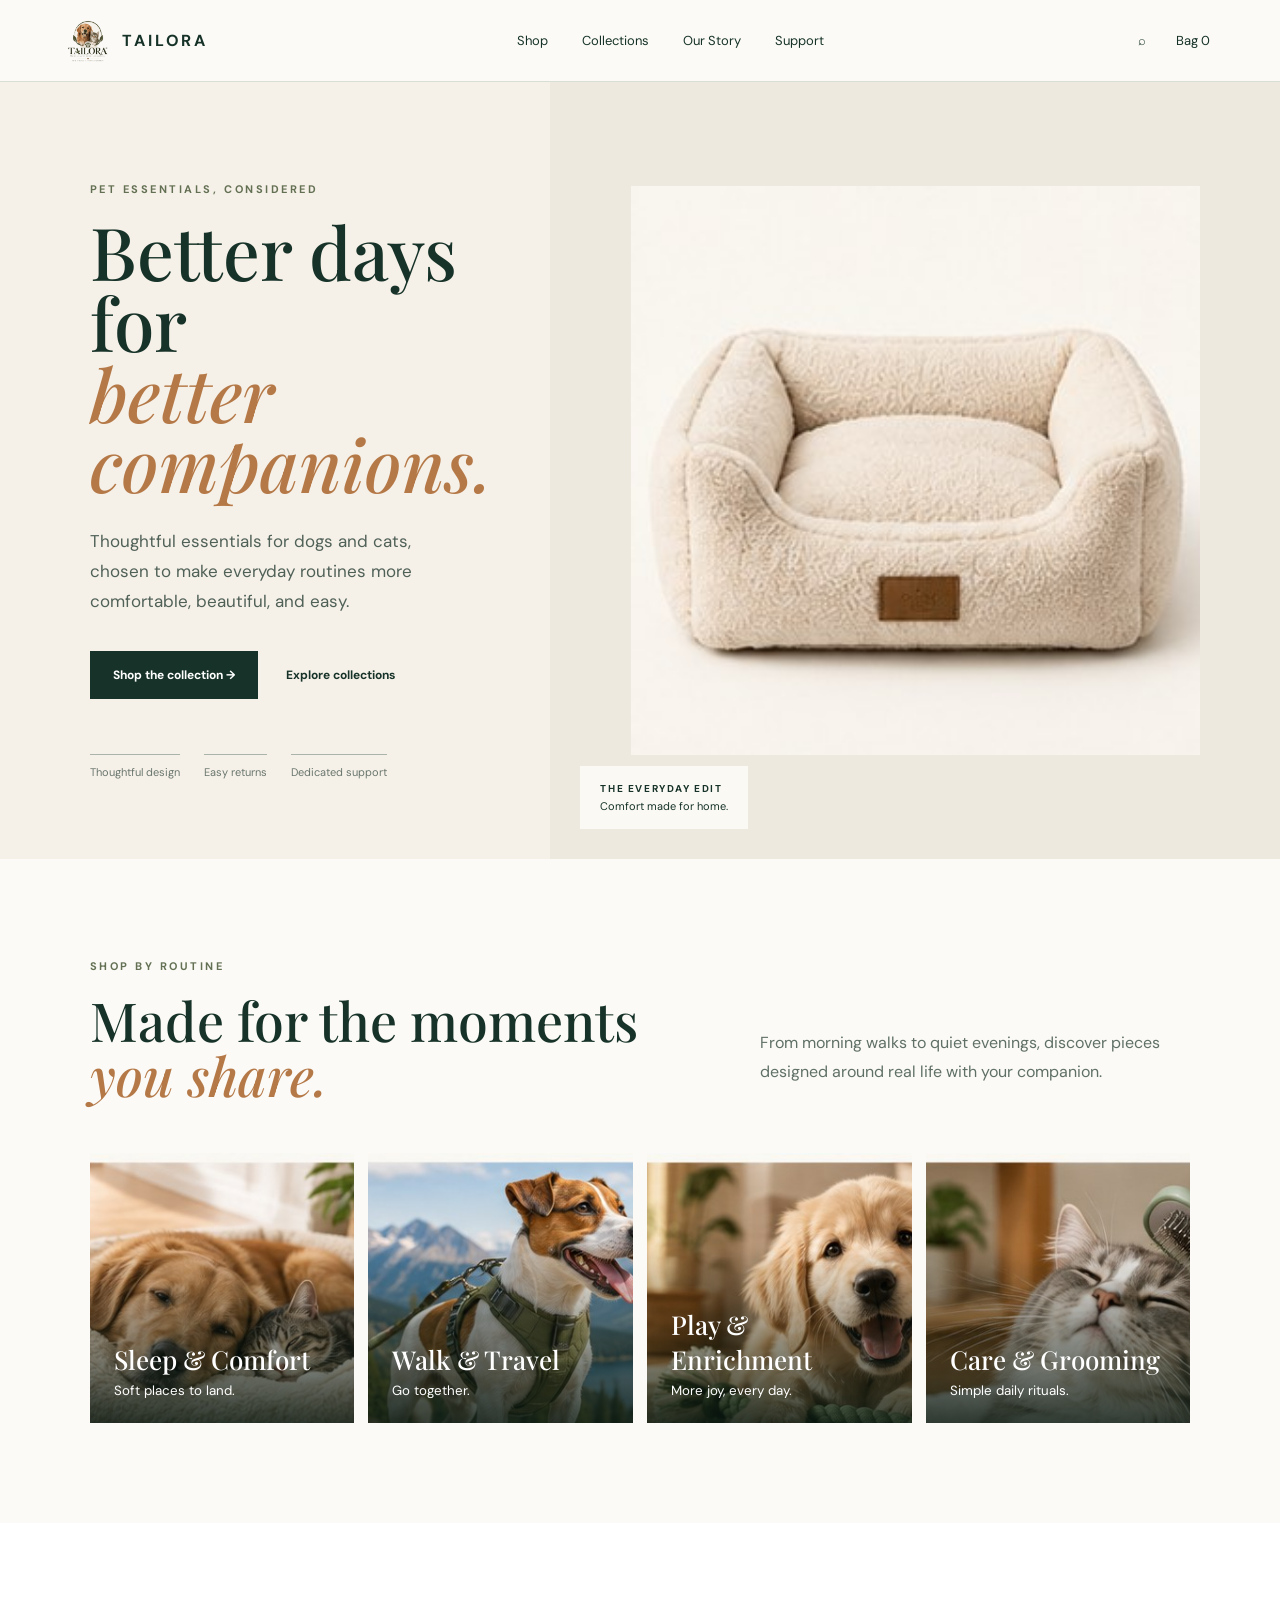
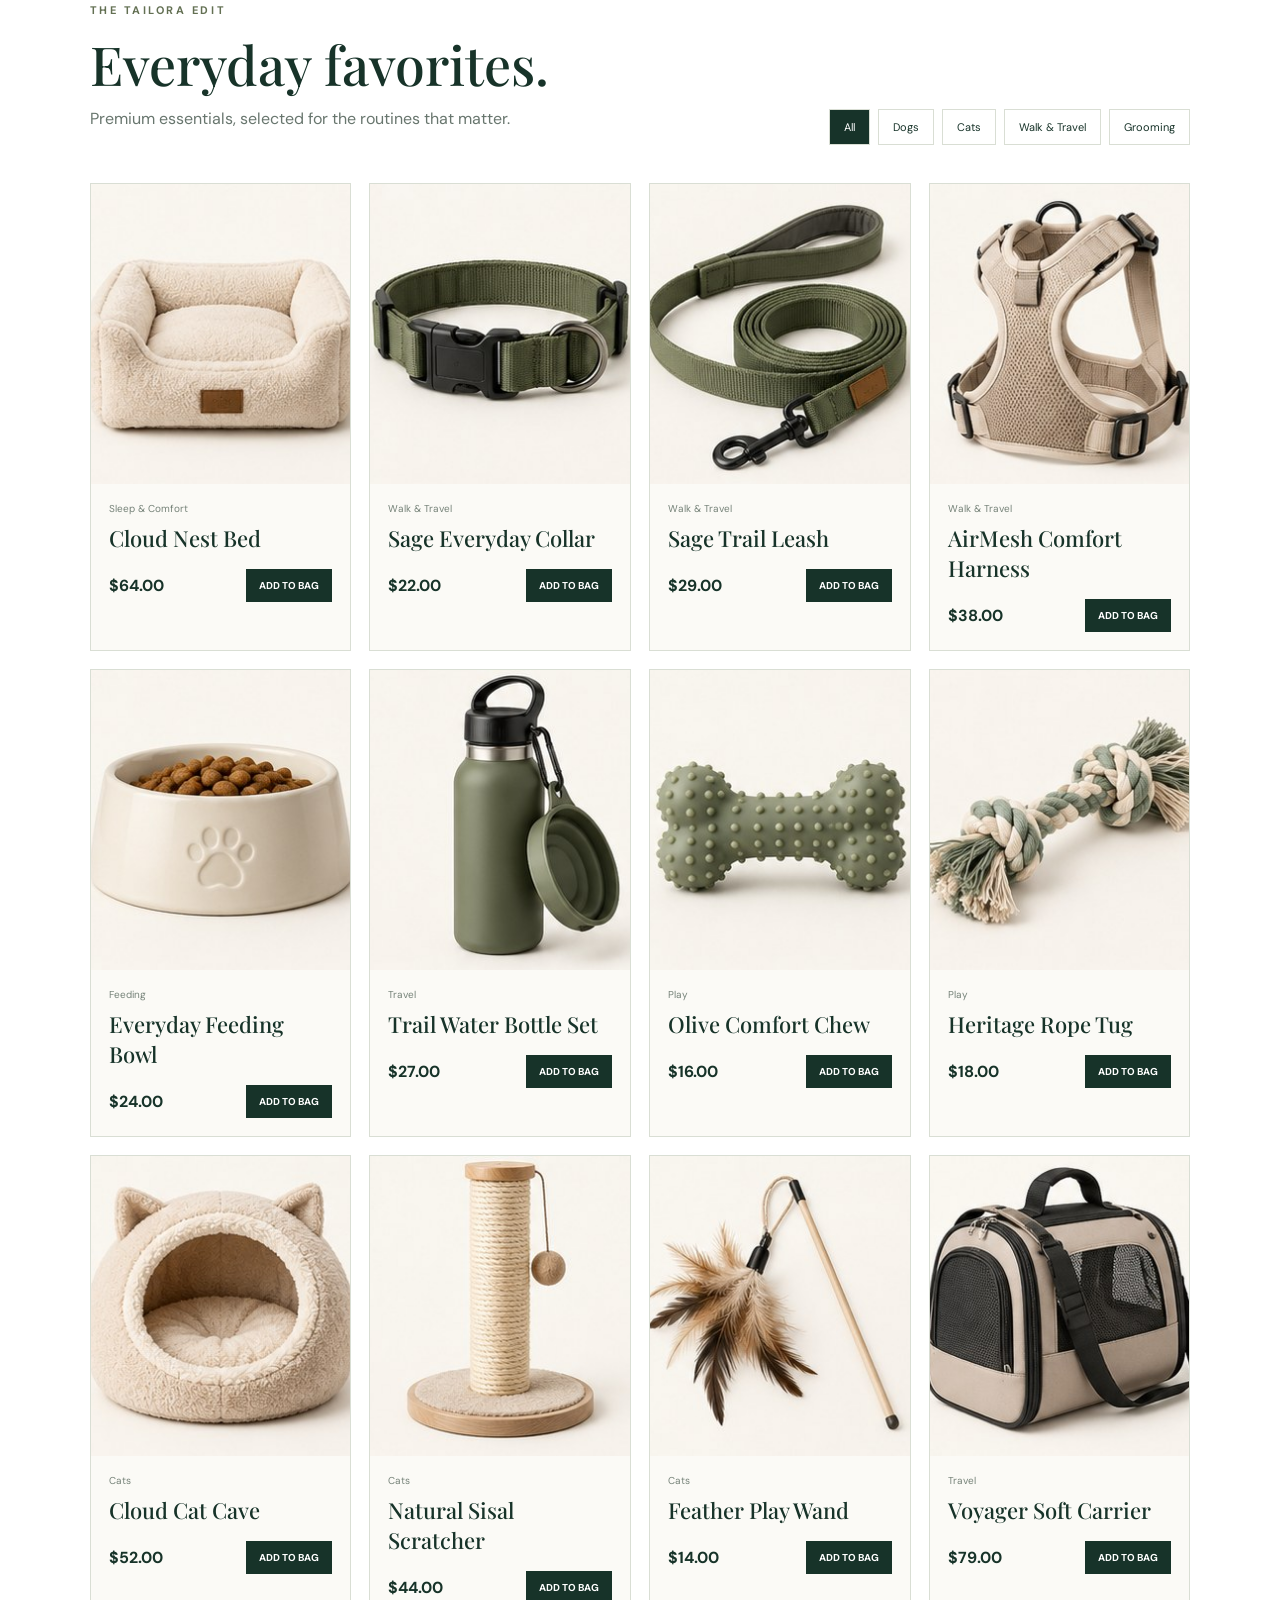
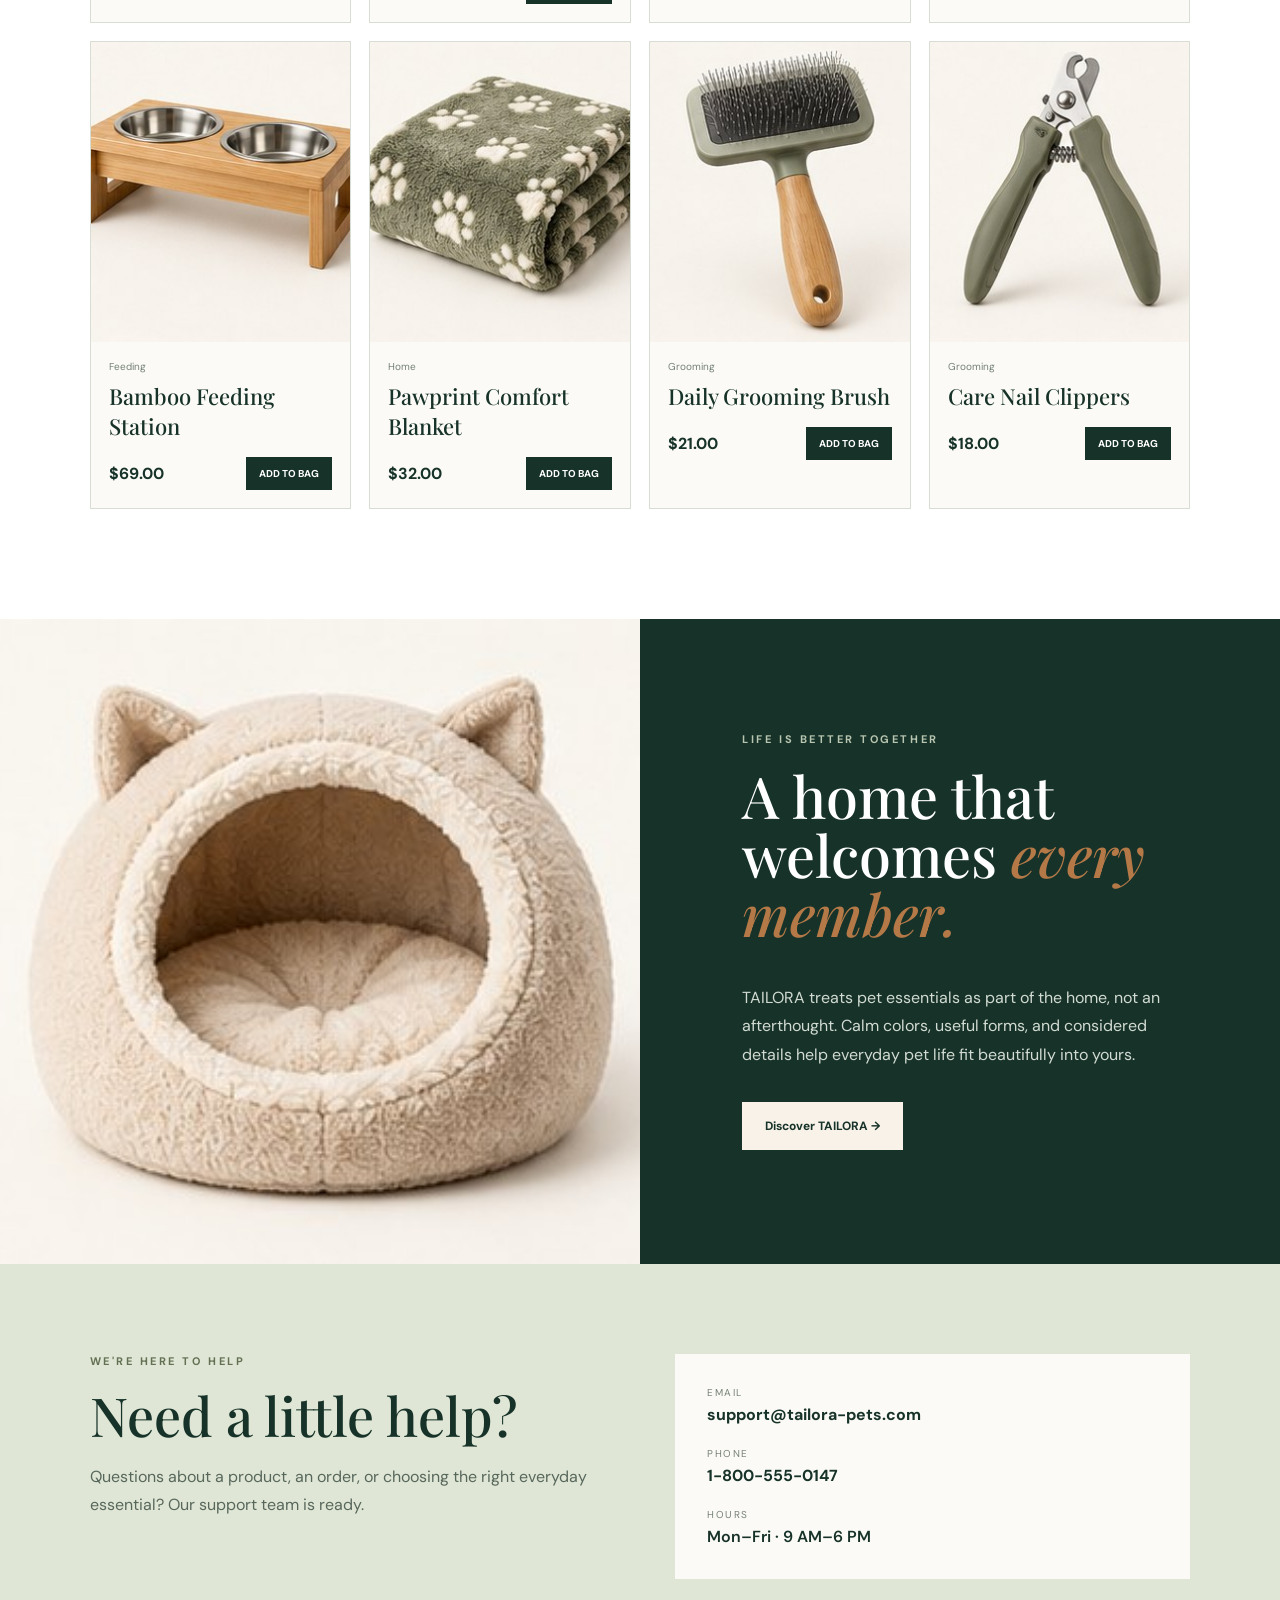
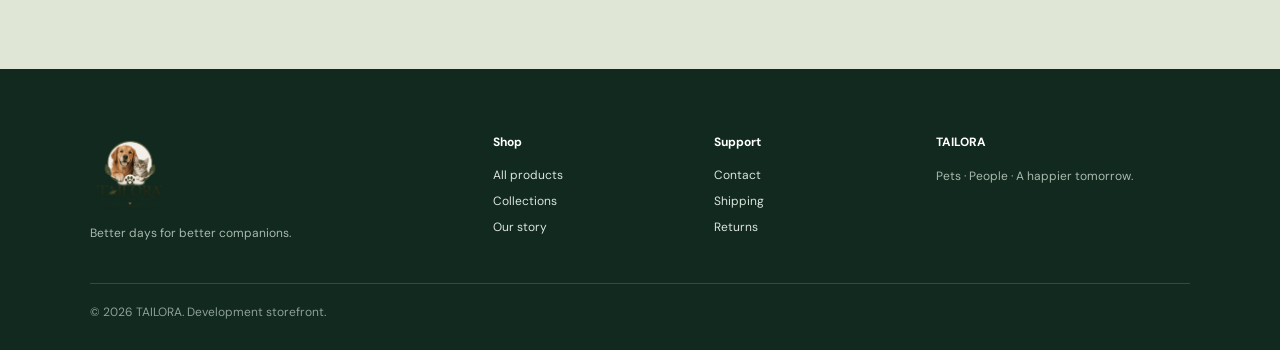
<file: index.html>
<!doctype html><html lang="en"><head><meta charset="utf-8"><meta name="viewport" content="width=device-width,initial-scale=1"><meta name="description" content="TAILORA — premium pet essentials for dogs and cats."><title>TAILORA — Better days for better companions.</title><link rel="icon" href="assets/brand/logo.png"><link rel="stylesheet" href="styles.css"></head><body>
<header class="site-header"><a class="brand" href="#top"><img src="assets/brand/logo.png" alt="TAILORA logo"><span>TAILORA</span></a><nav><a href="#shop">Shop</a><a href="#collections">Collections</a><a href="#story">Our Story</a><a href="#support">Support</a></nav><div class="header-actions"><button id="searchBtn">⌕</button><button id="bagBtn">Bag <span id="bagCount">0</span></button></div></header>
<main id="top">
<section class="hero"><div class="hero-copy"><p class="eyebrow">PET ESSENTIALS, CONSIDERED</p><h1>Better days for<br><em>better companions.</em></h1><p class="hero-text">Thoughtful essentials for dogs and cats, chosen to make everyday routines more comfortable, beautiful, and easy.</p><div class="hero-actions"><a class="btn dark" href="#shop">Shop the collection →</a><a class="text-link" href="#collections">Explore collections</a></div><div class="trust"><span>Thoughtful design</span><span>Easy returns</span><span>Dedicated support</span></div></div><div class="hero-image"><img src="assets/products/cloud-nest-bed.jpg" alt="Premium pet bed"><div class="hero-note"><strong>THE EVERYDAY EDIT</strong><span>Comfort made for home.</span></div></div></section>
<section class="intro" id="collections"><div><p class="eyebrow">SHOP BY ROUTINE</p><h2>Made for the moments<br><em>you share.</em></h2></div><p>From morning walks to quiet evenings, discover pieces designed around real life with your companion.</p></section>
<section class="collection-grid"><a href="#shop" class="collection c1"><span>Sleep & Comfort</span><small>Soft places to land.</small></a><a href="#shop" class="collection c2"><span>Walk & Travel</span><small>Go together.</small></a><a href="#shop" class="collection c3"><span>Play & Enrichment</span><small>More joy, every day.</small></a><a href="#shop" class="collection c4"><span>Care & Grooming</span><small>Simple daily rituals.</small></a></section>
<section class="shop" id="shop"><div class="section-head"><div><p class="eyebrow">THE TAILORA EDIT</p><h2>Everyday favorites.</h2><p>Premium essentials, selected for the routines that matter.</p></div><div class="filters"><button class="filter active" data-filter="All">All</button><button class="filter" data-filter="Dogs">Dogs</button><button class="filter" data-filter="Cats">Cats</button><button class="filter" data-filter="Walk & Travel">Walk & Travel</button><button class="filter" data-filter="Grooming">Grooming</button></div></div><div class="product-grid" id="productGrid"></div></section>
<section class="story" id="story"><div class="story-image"><img src="assets/products/cloud-cat-bed.jpg" alt="Cozy cat bed"></div><div class="story-copy"><p class="eyebrow">LIFE IS BETTER TOGETHER</p><h2>A home that welcomes <em>every member.</em></h2><p>TAILORA treats pet essentials as part of the home, not an afterthought. Calm colors, useful forms, and considered details help everyday pet life fit beautifully into yours.</p><a class="btn light" href="#shop">Discover TAILORA →</a></div></section>
<section class="support" id="support"><div><p class="eyebrow">WE'RE HERE TO HELP</p><h2>Need a little help?</h2><p>Questions about a product, an order, or choosing the right everyday essential? Our support team is ready.</p></div><div class="support-card"><div><span>Email</span><a href="mailto:support@tailora-pets.com">support@tailora-pets.com</a></div><div><span>Phone</span><a href="tel:+18005550147">1-800-555-0147</a></div><div><span>Hours</span><strong>Mon–Fri · 9 AM–6 PM</strong></div></div></section>
</main><footer><div class="footer-brand"><img src="assets/brand/logo.png" alt="TAILORA"><p>Better days for better companions.</p></div><div><strong>Shop</strong><a href="#shop">All products</a><a href="#collections">Collections</a><a href="#story">Our story</a></div><div><strong>Support</strong><a href="#support">Contact</a><a href="#support">Shipping</a><a href="#support">Returns</a></div><div><strong>TAILORA</strong><p>Pets · People · A happier tomorrow.</p></div><div class="copyright">© 2026 TAILORA. Development storefront.</div></footer>
<div class="drawer" id="bagDrawer"><div class="drawer-panel"><button class="close" id="closeBag">×</button><p class="eyebrow">YOUR BAG</p><h2>Ready when you are.</h2><div id="bagItems"></div><div class="bag-total"><span>Total</span><strong id="bagTotal">$0.00</strong></div><button class="btn dark full">Checkout demo →</button></div></div><script src="app.js"></script></body></html>
</file>
<file: styles.css>
@import url('https://fonts.googleapis.com/css2?family=DM+Sans:wght@400;500;600;700&family=Playfair+Display:ital,wght@0,500;0,600;1,500;1,600&display=swap');
:root{--ink:#173329;--sage:#dfe6d5;--cream:#f6f1e8;--paper:#fbfaf6;--line:#d9ded4;--accent:#b57948}*{box-sizing:border-box}html{scroll-behavior:smooth}body{margin:0;background:var(--paper);color:var(--ink);font-family:'DM Sans',sans-serif}a{text-decoration:none;color:inherit}button{font:inherit;border:0;background:none;color:inherit;cursor:pointer}.site-header{height:82px;display:flex;align-items:center;justify-content:space-between;padding:0 5vw;border-bottom:1px solid var(--line);background:rgba(251,250,246,.97);position:sticky;top:0;z-index:10}.brand{display:flex;align-items:center;gap:10px;font-weight:700;letter-spacing:.18em}.brand img{width:48px;height:48px;object-fit:contain}.site-header nav{display:flex;gap:34px;font-size:13px}.site-header nav a:hover{text-decoration:underline}.header-actions{display:flex;gap:18px;font-size:13px}.hero{display:grid;grid-template-columns:43% 57%;min-height:650px;background:var(--cream)}.hero-copy{padding:100px 7vw 80px}.eyebrow{font-size:11px;letter-spacing:.23em;font-weight:700;color:#637053;margin:0 0 20px}.hero h1{font-size:clamp(48px,5.7vw,86px);line-height:.97;margin:0 0 28px;font-family:'Playfair Display',serif;font-weight:500}.hero h1 em,h2 em{color:var(--accent)}.hero-text{max-width:520px;font-size:17px;line-height:1.75;color:#506158}.hero-actions{display:flex;gap:28px;align-items:center;margin-top:35px}.btn{display:inline-flex;padding:16px 23px;font-size:12px;font-weight:700}.btn.dark{background:var(--ink);color:white}.text-link{font-weight:700;font-size:12px}.trust{display:flex;gap:24px;margin-top:55px;font-size:11px;color:#69766e}.trust span{border-top:1px solid #aab4aa;padding-top:10px}.hero-image{position:relative;overflow:hidden;background:#eee9df;min-height:650px}.hero-image>img{width:78%;height:78%;object-fit:contain;object-position:center;position:absolute;inset:0;margin:auto}.hero-note{position:absolute;left:30px;bottom:30px;background:rgba(251,250,246,.94);padding:16px 20px;display:flex;flex-direction:column;gap:4px;font-size:11px}.hero-note strong{font-size:10px;letter-spacing:.16em}.intro{padding:100px 7vw 50px;display:flex;justify-content:space-between;gap:60px}.intro h2,.section-head h2,.story h2,.support h2{font:500 clamp(40px,4.2vw,64px)/1.02 'Playfair Display',serif;margin:0}.intro>p{max-width:430px;align-self:end;color:#607067;line-height:1.8}.collection-grid{display:grid;grid-template-columns:repeat(4,1fr);gap:14px;padding:0 7vw 100px}.collection{min-height:270px;padding:24px;display:flex;flex-direction:column;justify-content:end;color:white;position:relative;overflow:hidden}.collection:before{content:'';position:absolute;inset:0;background:linear-gradient(transparent 35%,rgba(10,26,19,.78))}.collection>*{position:relative}.collection span{font:500 26px 'Playfair Display',serif}.collection small{margin-top:5px}.c1{background-image:url("assets/collections/sleep-comfort.jpg");background-size:cover;background-position:center}.c2{background-image:url("assets/collections/walk-travel.jpg");background-size:cover;background-position:center}.c3{background-image:url("assets/collections/play-enrichment.jpg");background-size:cover;background-position:center}.c4{background-image:url("assets/collections/care-grooming.jpg");background-size:cover;background-position:center}.shop{padding:80px 7vw 110px;background:#fff}.section-head{display:flex;justify-content:space-between;align-items:end;gap:30px;margin-bottom:38px}.section-head p:not(.eyebrow){color:#68766e}.filters{display:flex;gap:8px;flex-wrap:wrap}.filter{border:1px solid var(--line);padding:10px 14px;font-size:11px}.filter.active,.filter:hover{background:var(--ink);color:#fff}.product-grid{display:grid;grid-template-columns:repeat(4,1fr);gap:18px}.product-card{border:1px solid var(--line);background:var(--paper);overflow:hidden}.product-image{height:300px;background:#f2eee7;display:flex;align-items:center;justify-content:center;overflow:hidden}.product-image img{width:100%;height:100%;object-fit:cover;object-position:center}.product-info{padding:18px}.product-cat{font-size:10px;color:#758278;margin-bottom:8px}.product-name{font:500 22px 'Playfair Display',serif;margin:0 0 9px}.product-bottom{display:flex;justify-content:space-between;align-items:center;margin-top:16px}.price{font-weight:700}.add{background:var(--ink);color:white;padding:10px 13px;font-size:10px;font-weight:700}.story{display:grid;grid-template-columns:1fr 1fr;background:var(--ink);color:#fff}.story-image{min-height:580px}.story-image img{width:100%;height:100%;object-fit:cover}.story-copy{padding:90px 8vw;display:flex;flex-direction:column;justify-content:center}.story-copy .eyebrow{color:#b8c5b0}.story-copy h2{font-size:clamp(42px,4.5vw,68px);margin-bottom:25px}.story-copy p:not(.eyebrow){line-height:1.8;color:#d2dbd3;max-width:520px;margin-bottom:32px}.story-copy .btn{align-self:flex-start}.btn.light{background:#f8f2e8;color:var(--ink)}.support{padding:90px 7vw;display:grid;grid-template-columns:1fr 1fr;gap:70px;background:var(--sage)}.support h2{margin-bottom:20px}.support>div>p:not(.eyebrow){max-width:520px;line-height:1.8;color:#58675c}.support-card{background:var(--paper);padding:32px;display:grid;gap:22px}.support-card div{display:flex;flex-direction:column;gap:5px}.support-card span{font-size:10px;letter-spacing:.15em;text-transform:uppercase;color:#768277}.support-card a{font-weight:700}.support-card strong{font-weight:600}footer{background:#11291f;color:#dce5dc;padding:65px 7vw 30px;display:grid;grid-template-columns:2fr 1fr 1fr 1.4fr;gap:40px}footer>div{display:flex;flex-direction:column;gap:10px;font-size:12px}footer strong{color:#fff;margin-bottom:7px}footer p{margin:0;line-height:1.6;color:#aab9ad}.footer-brand img{width:80px;height:80px;object-fit:contain}.copyright{grid-column:1/-1;border-top:1px solid rgba(255,255,255,.15);padding-top:20px;color:#8fa196}.drawer{position:fixed;inset:0;background:rgba(0,0,0,.38);z-index:30;opacity:0;pointer-events:none;transition:.25s}.drawer.open{opacity:1;pointer-events:auto}.drawer-panel{position:absolute;right:0;top:0;height:100%;width:min(460px,92vw);background:var(--paper);padding:40px;overflow:auto}.close{position:absolute;right:25px;top:20px;font-size:28px}.bag-row{display:flex;gap:15px;border-bottom:1px solid var(--line);padding:16px 0}.bag-row img{width:72px;height:72px;object-fit:cover}.bag-row div{display:flex;flex-direction:column;gap:4px}.bag-total{display:flex;justify-content:space-between;margin:25px 0;font-size:18px}.full{width:100%;justify-content:center}@media(max-width:900px){.site-header nav{display:none}.hero{grid-template-columns:1fr}.hero-image{min-height:460px}.hero-copy{padding:75px 7vw}.collection-grid{grid-template-columns:repeat(2,1fr)}.product-grid{grid-template-columns:repeat(2,1fr)}.intro,.section-head,.support{display:grid;grid-template-columns:1fr}.story{grid-template-columns:1fr}.story-image{min-height:420px}footer{grid-template-columns:1fr 1fr}}@media(max-width:560px){.hero h1{font-size:50px}.collection-grid,.product-grid{grid-template-columns:1fr}.product-image{height:330px}.hero-actions{flex-direction:column;align-items:flex-start}.trust{flex-wrap:wrap}.site-header{padding:0 4vw}.shop,.intro,.collection-grid,.support{padding-left:4vw;padding-right:4vw}.story-copy{padding:65px 7vw}footer{grid-template-columns:1fr}}
</file>
